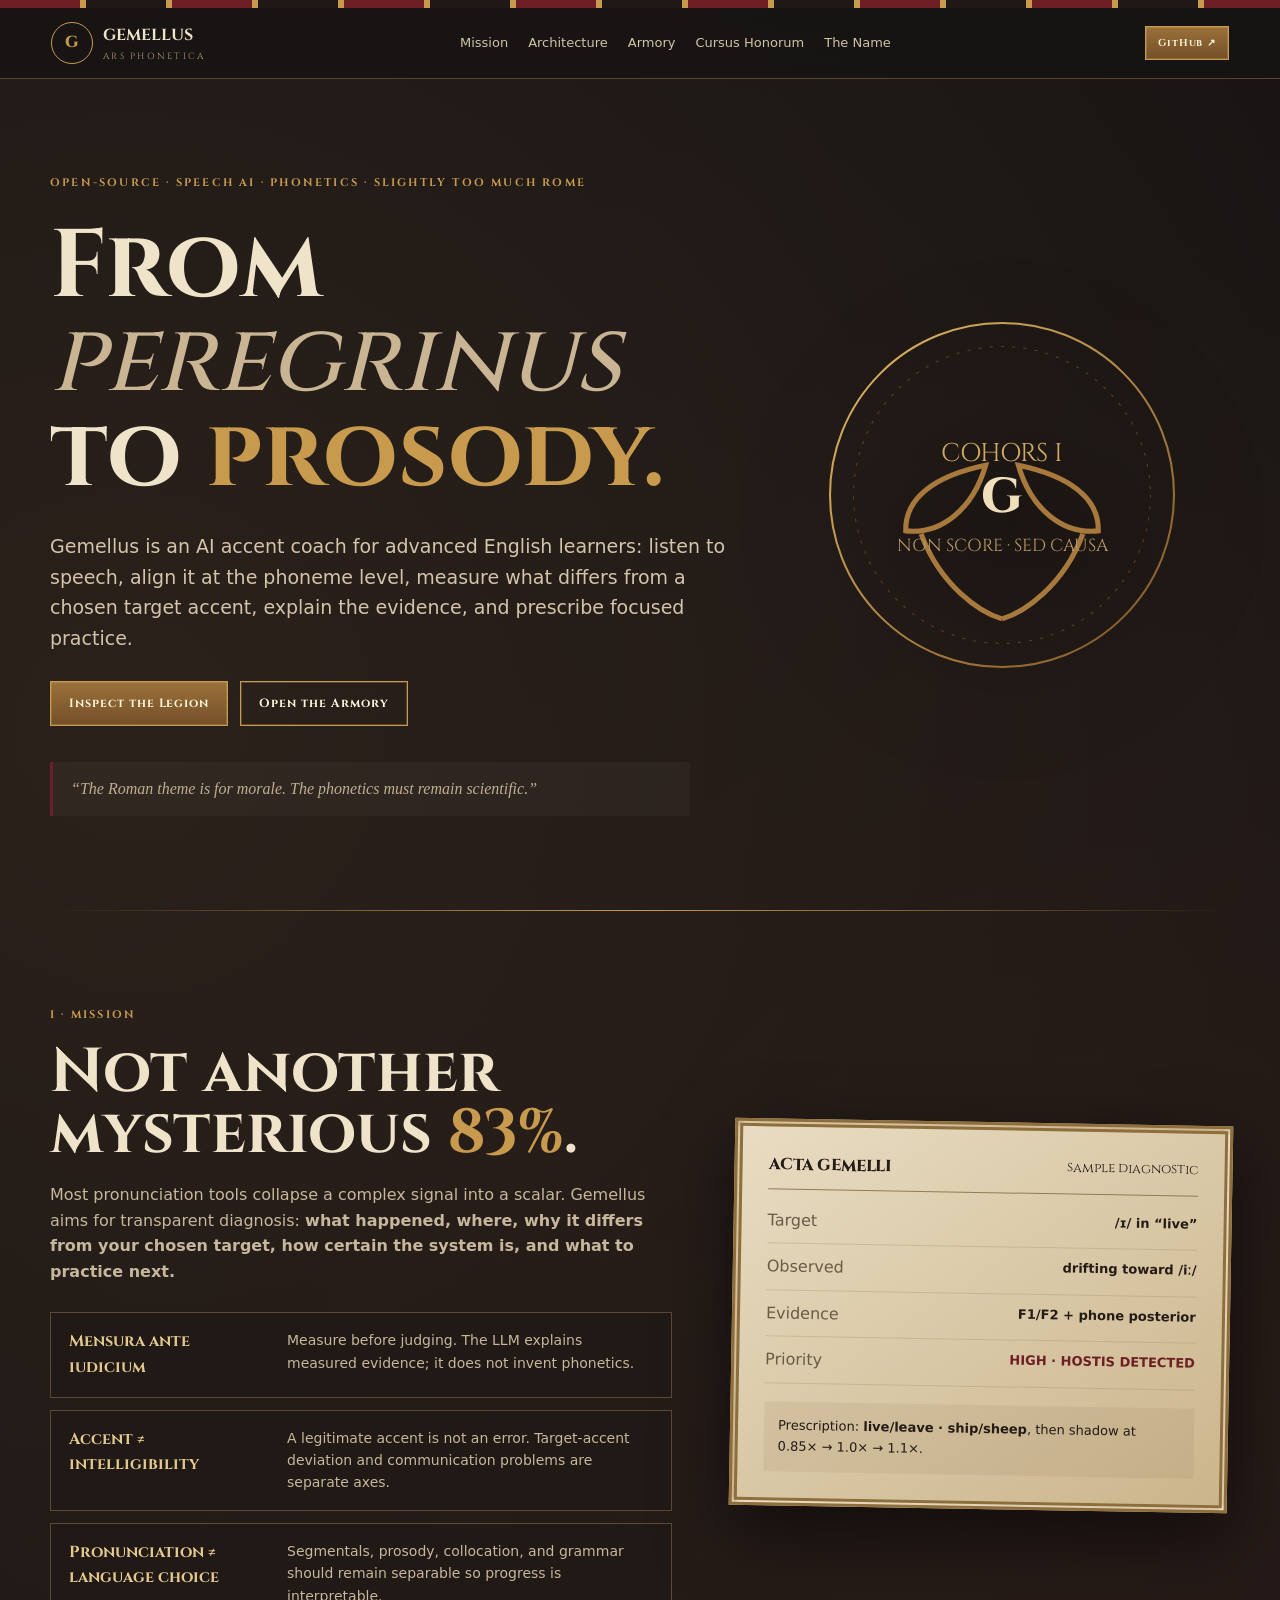
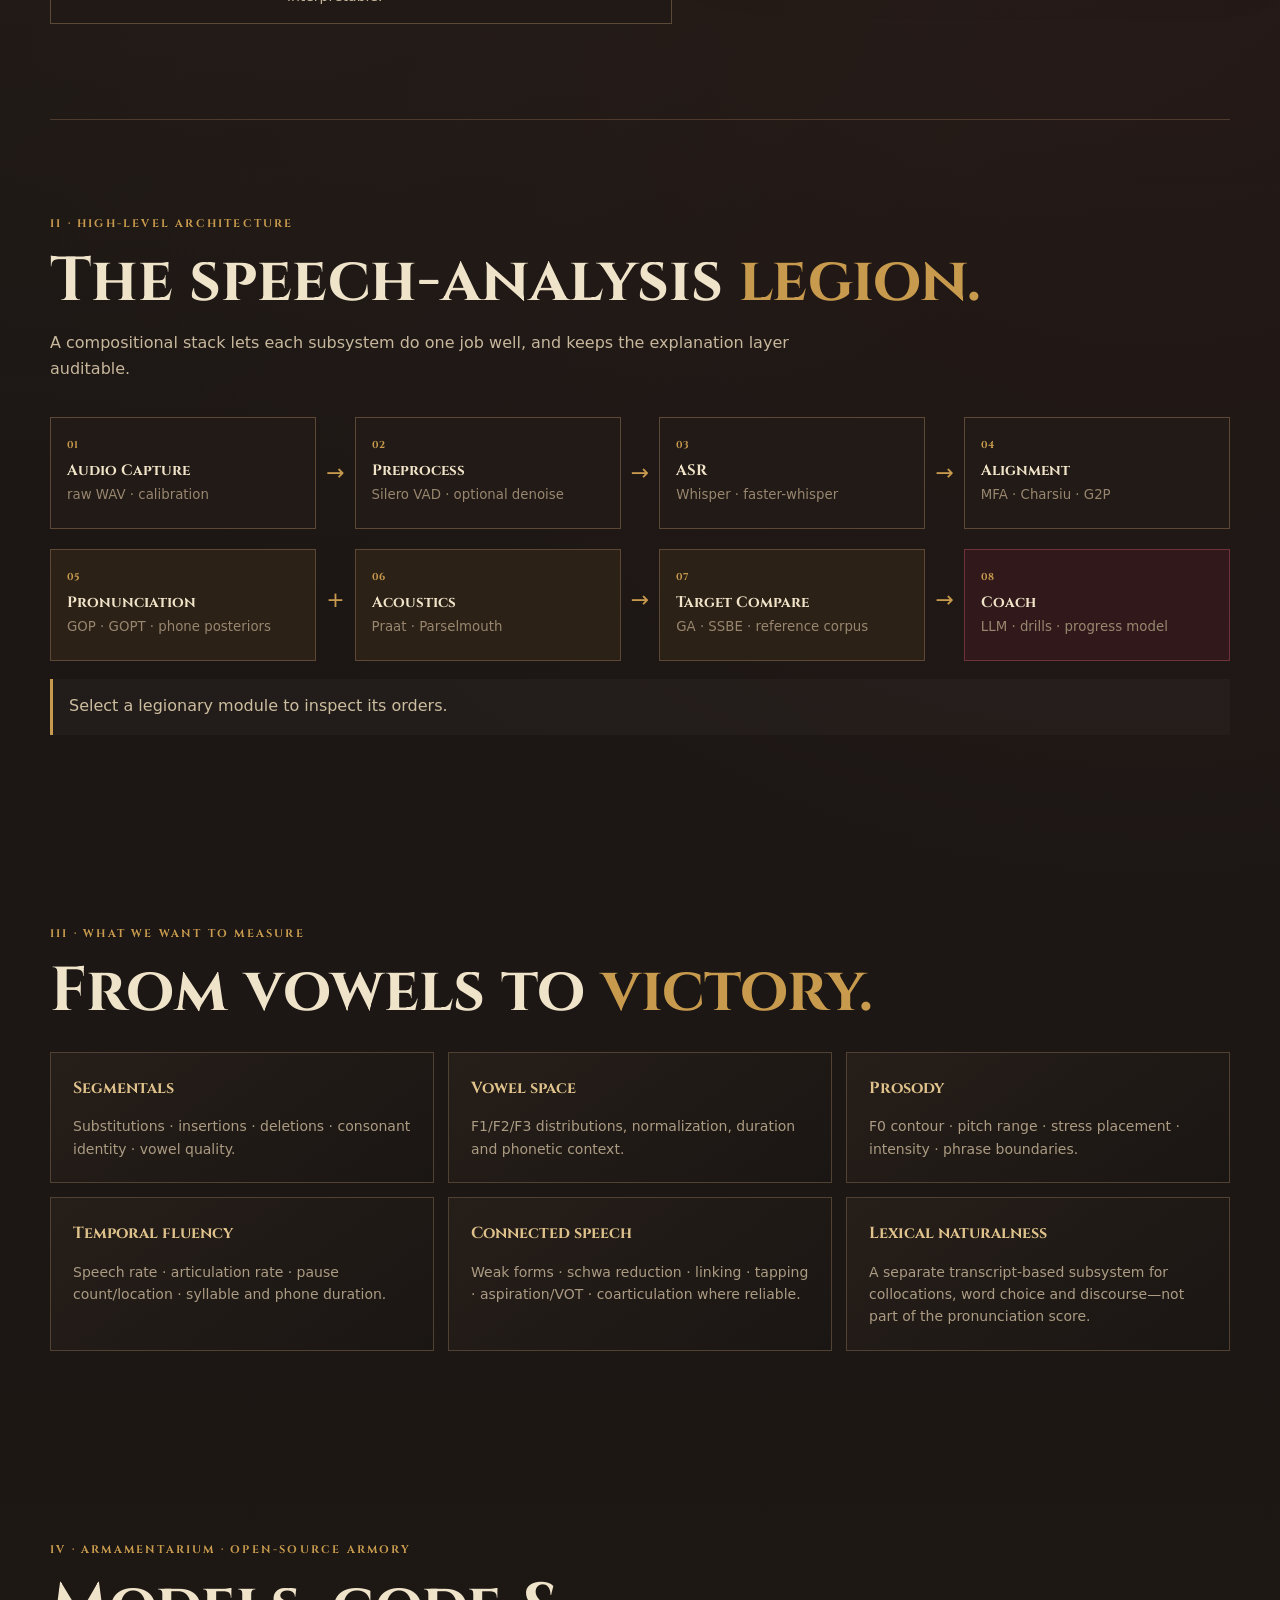
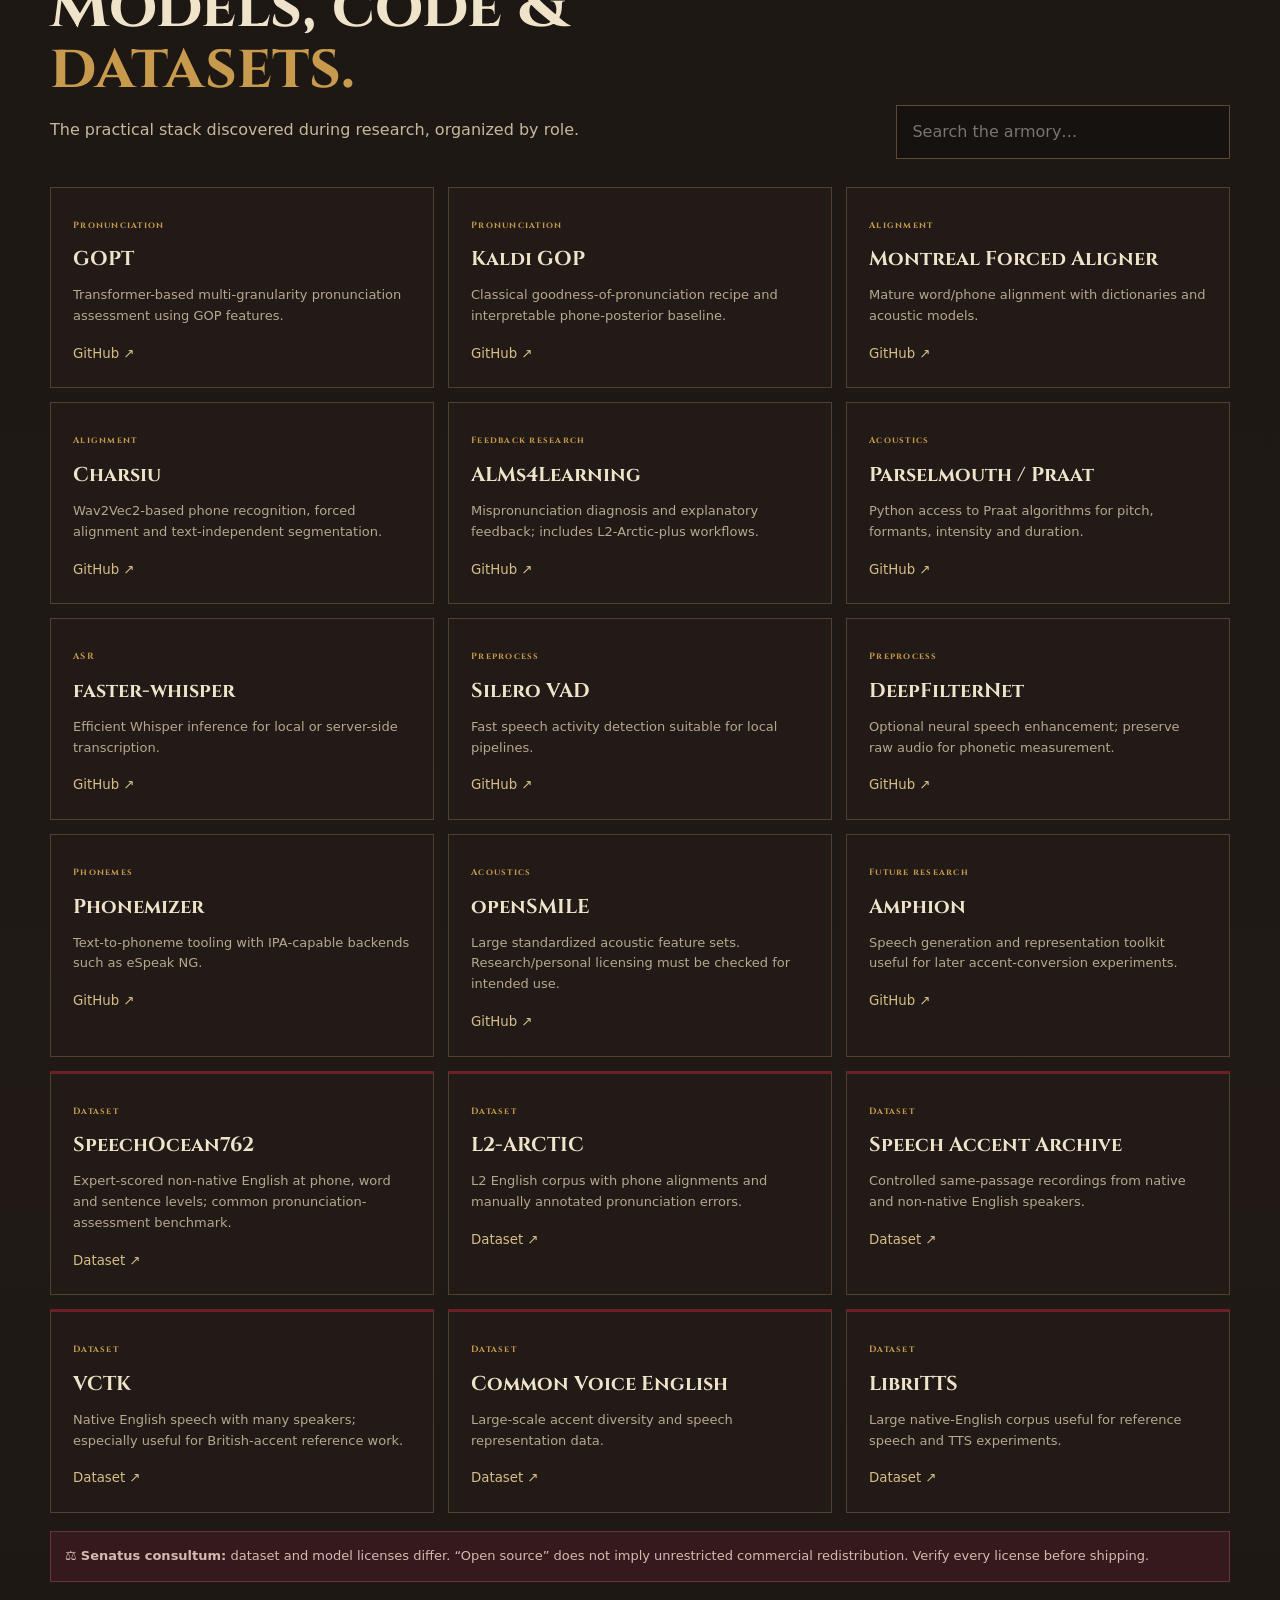
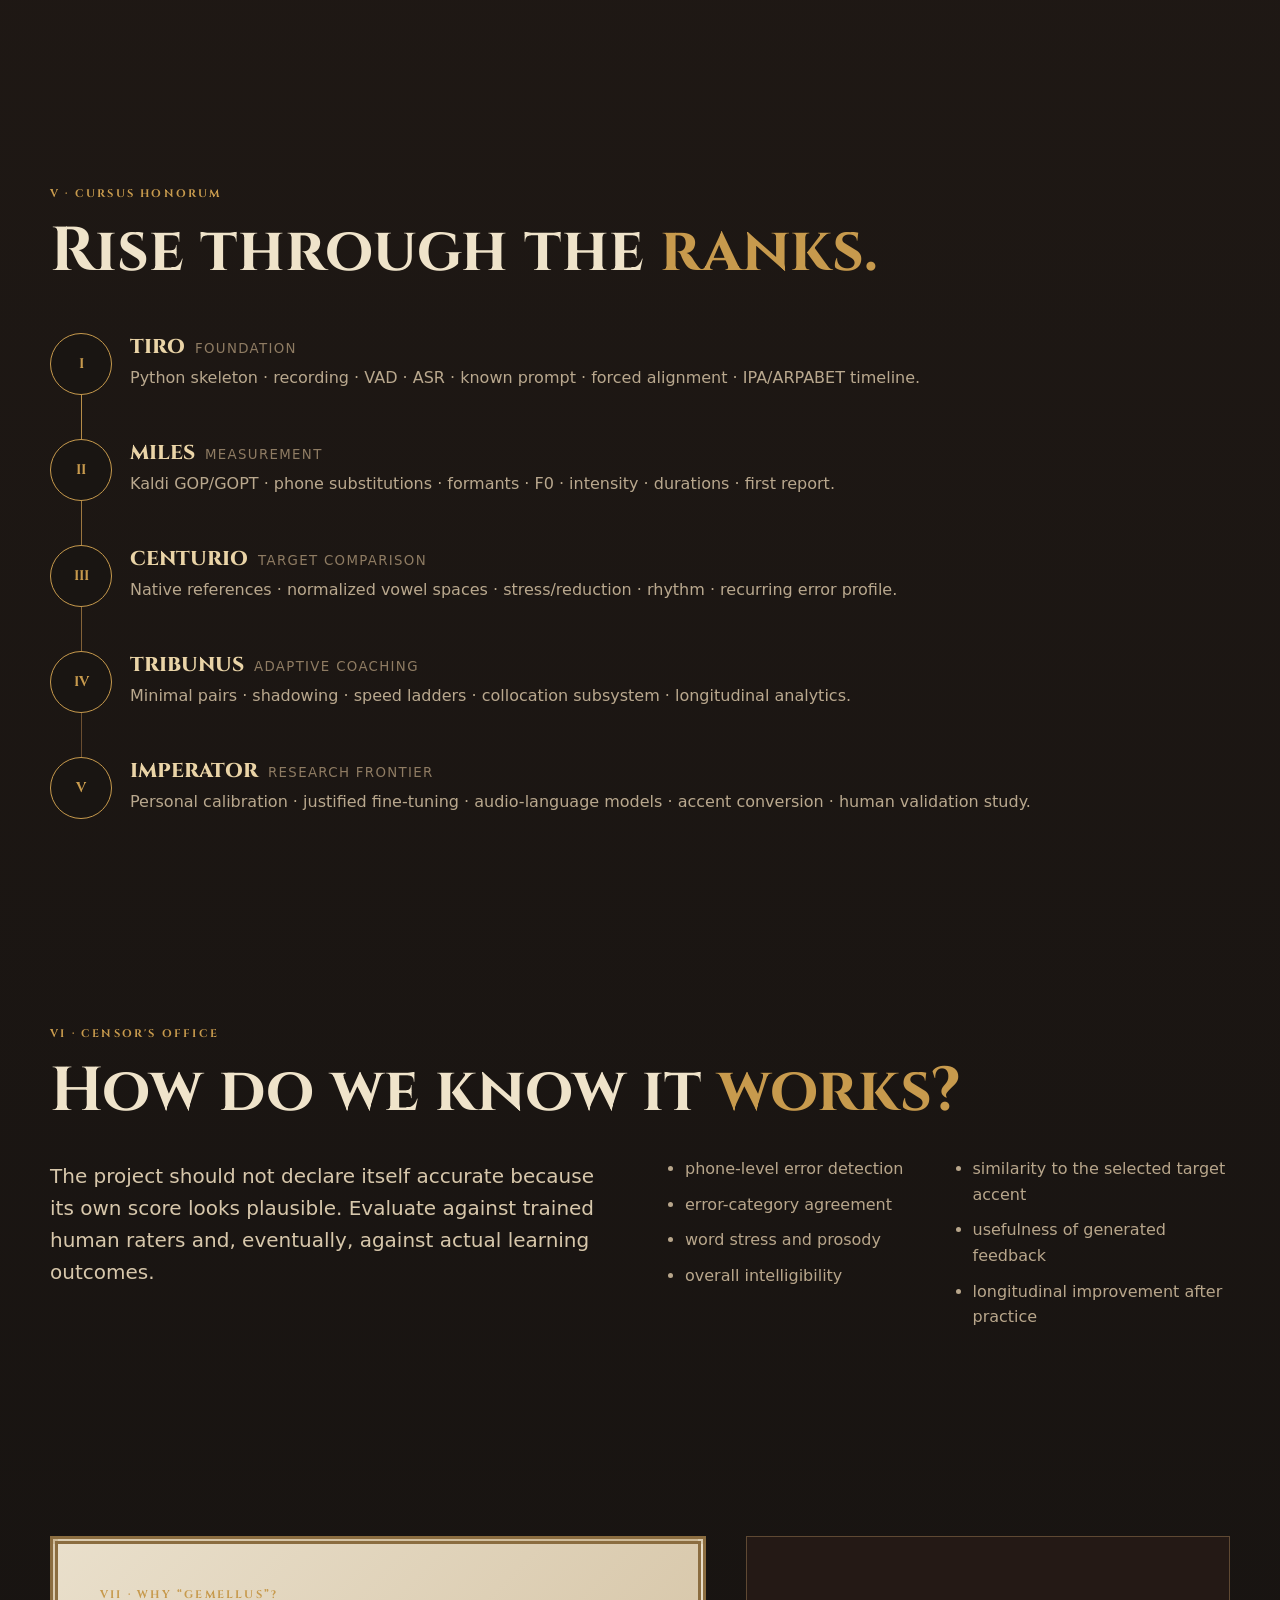
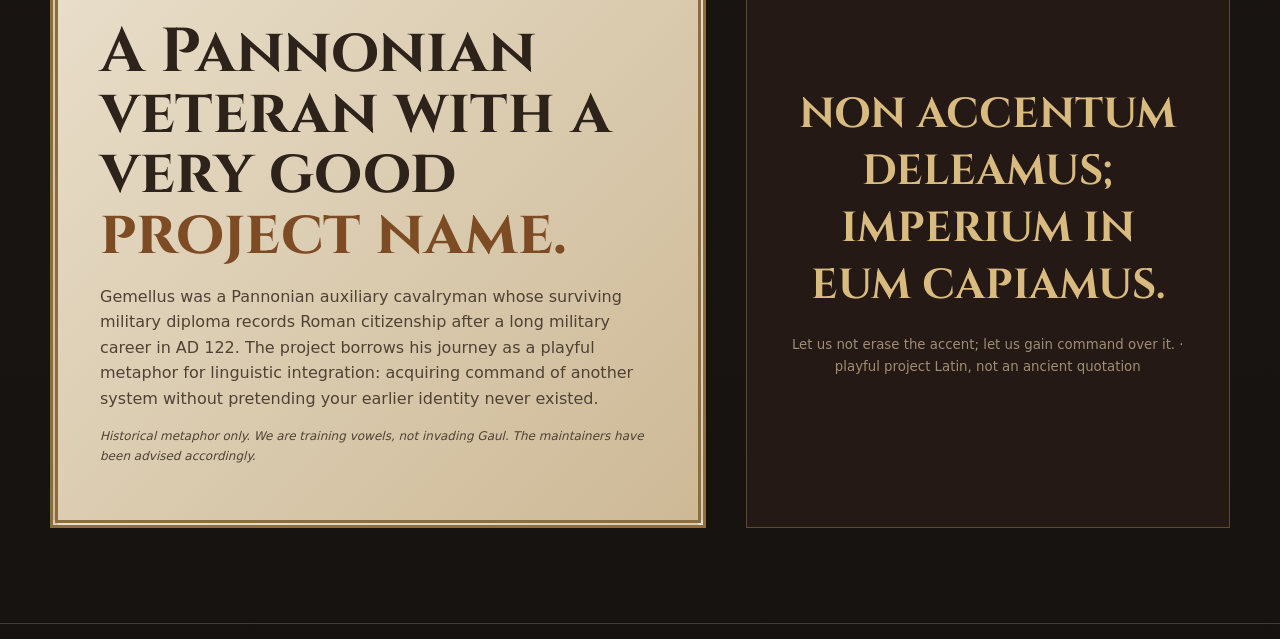
<file: index.html>
<!doctype html><html lang="en"><head><meta charset="utf-8"><meta name="viewport" content="width=device-width,initial-scale=1"><meta http-equiv="refresh" content="0; url=docs/"><title>Gemellus</title><link rel="canonical" href="docs/"></head><body><p>Redirecting to <a href="docs/">Gemellus</a>…</p></body></html>
</file>
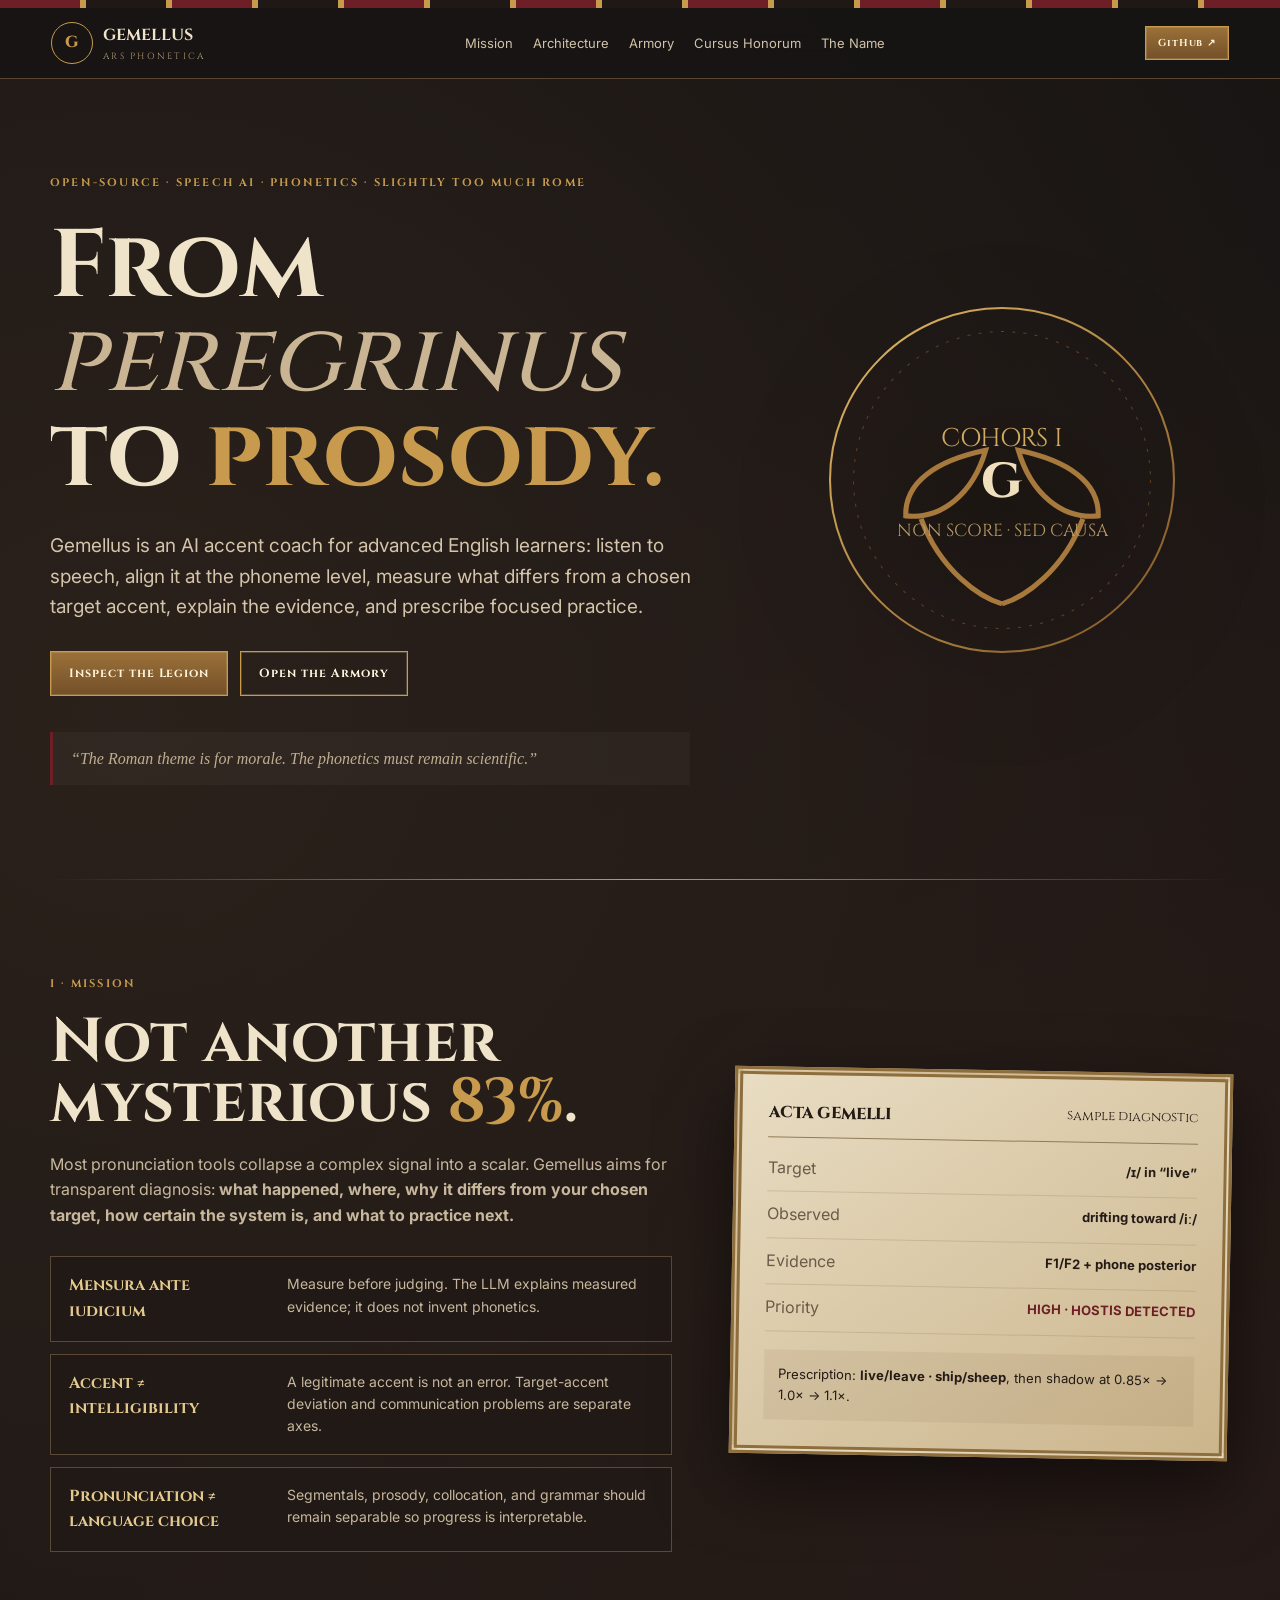
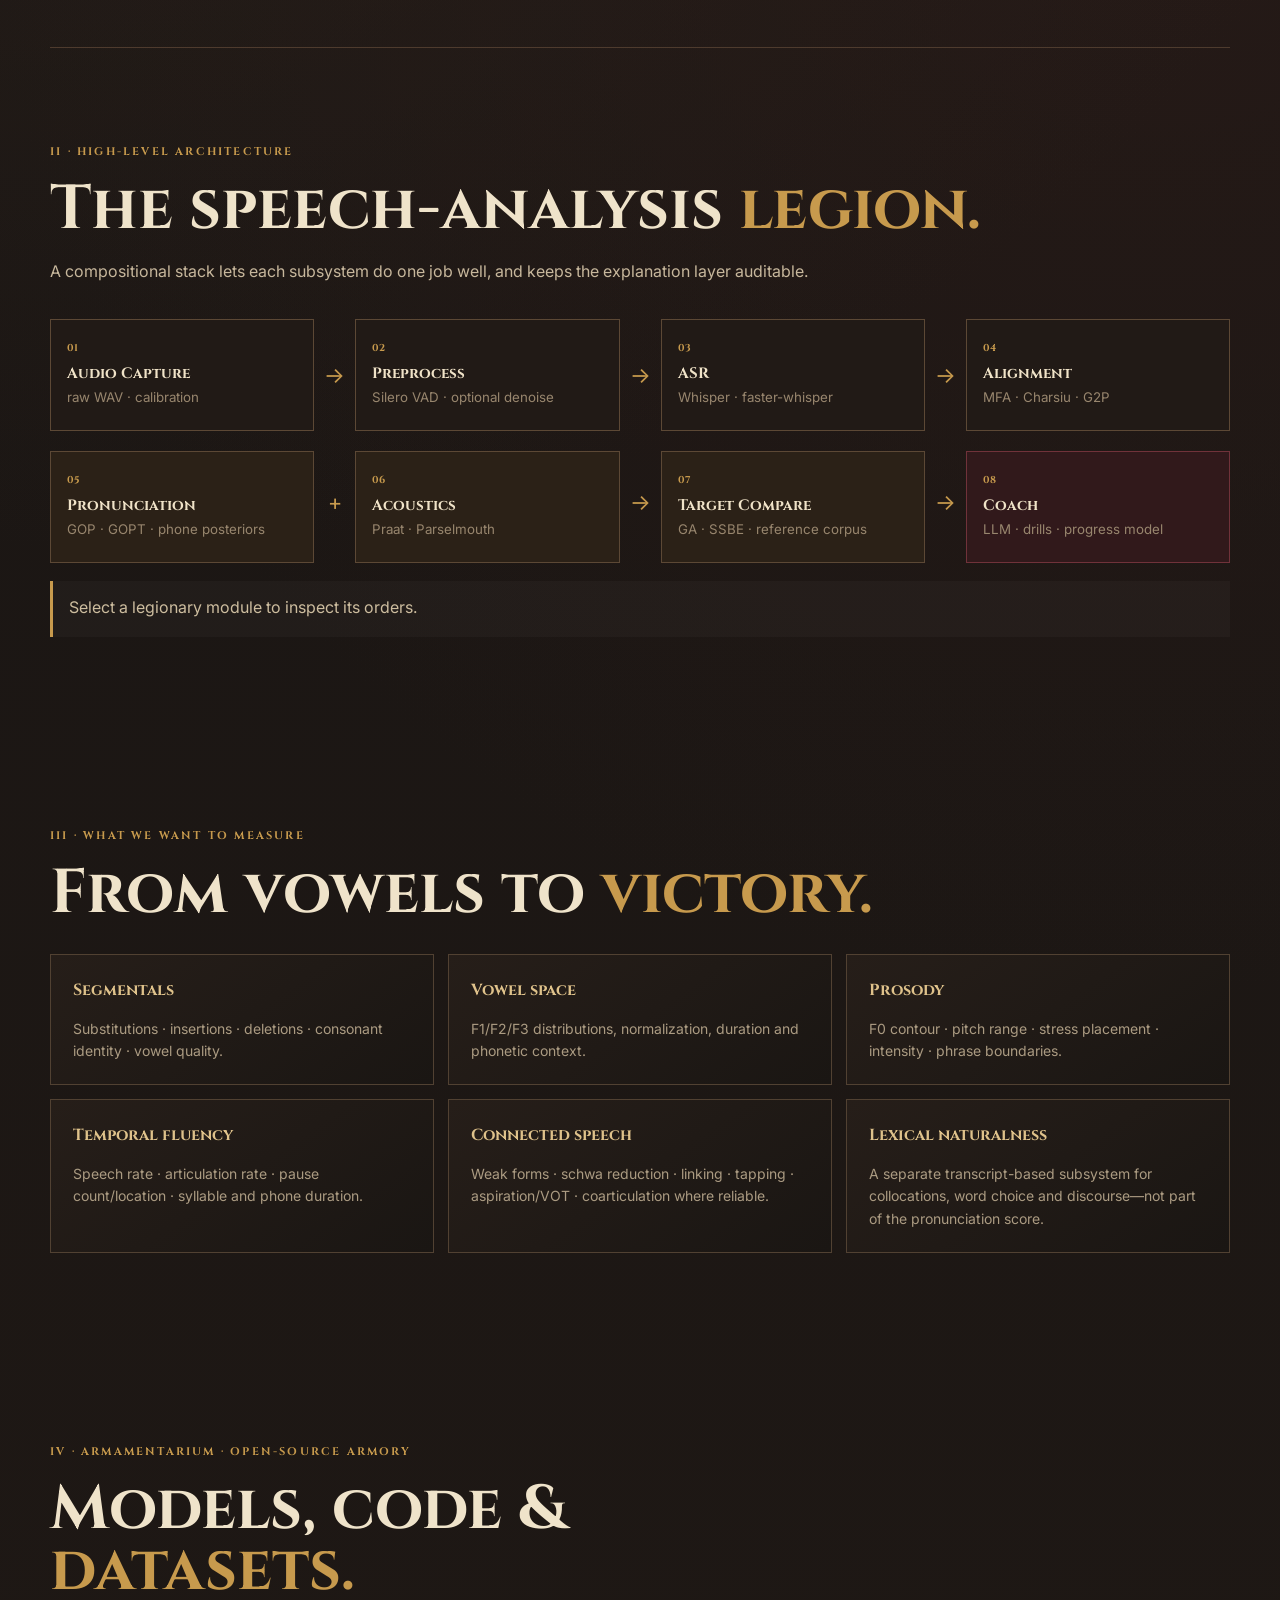
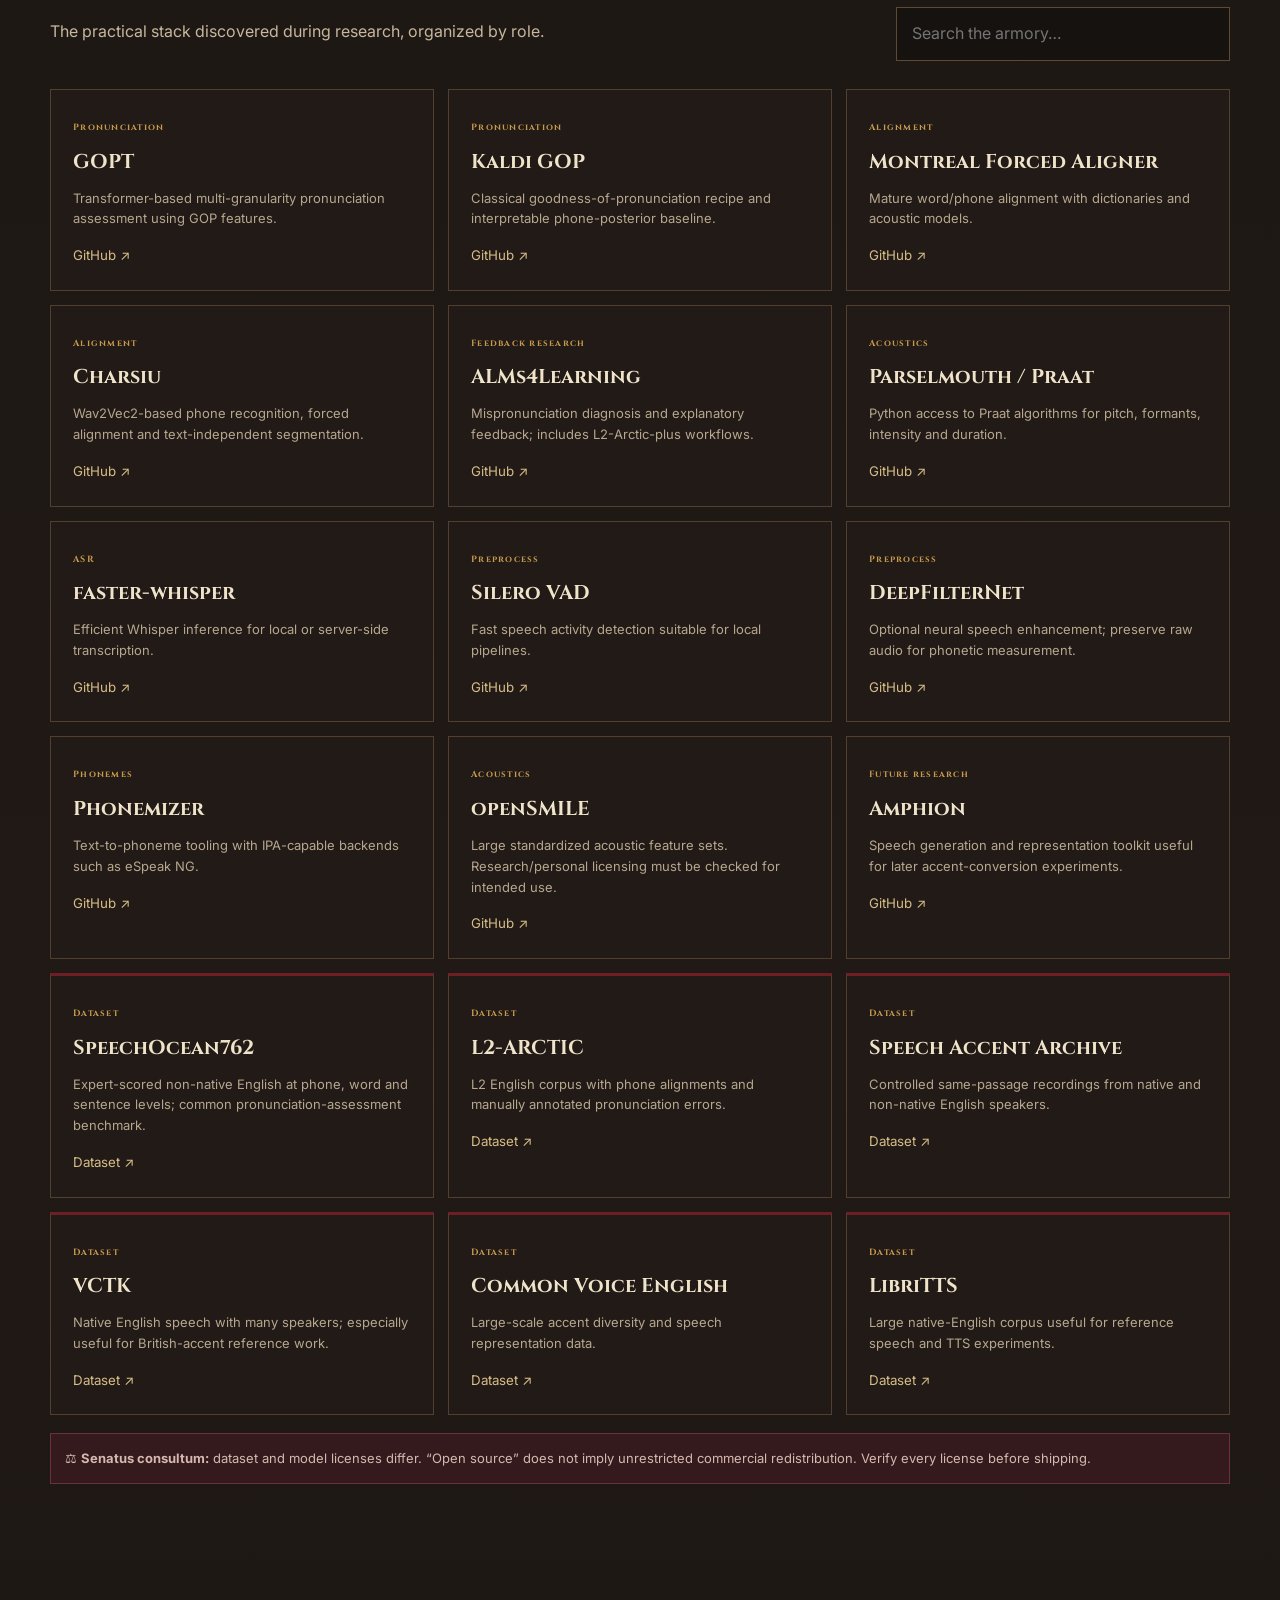
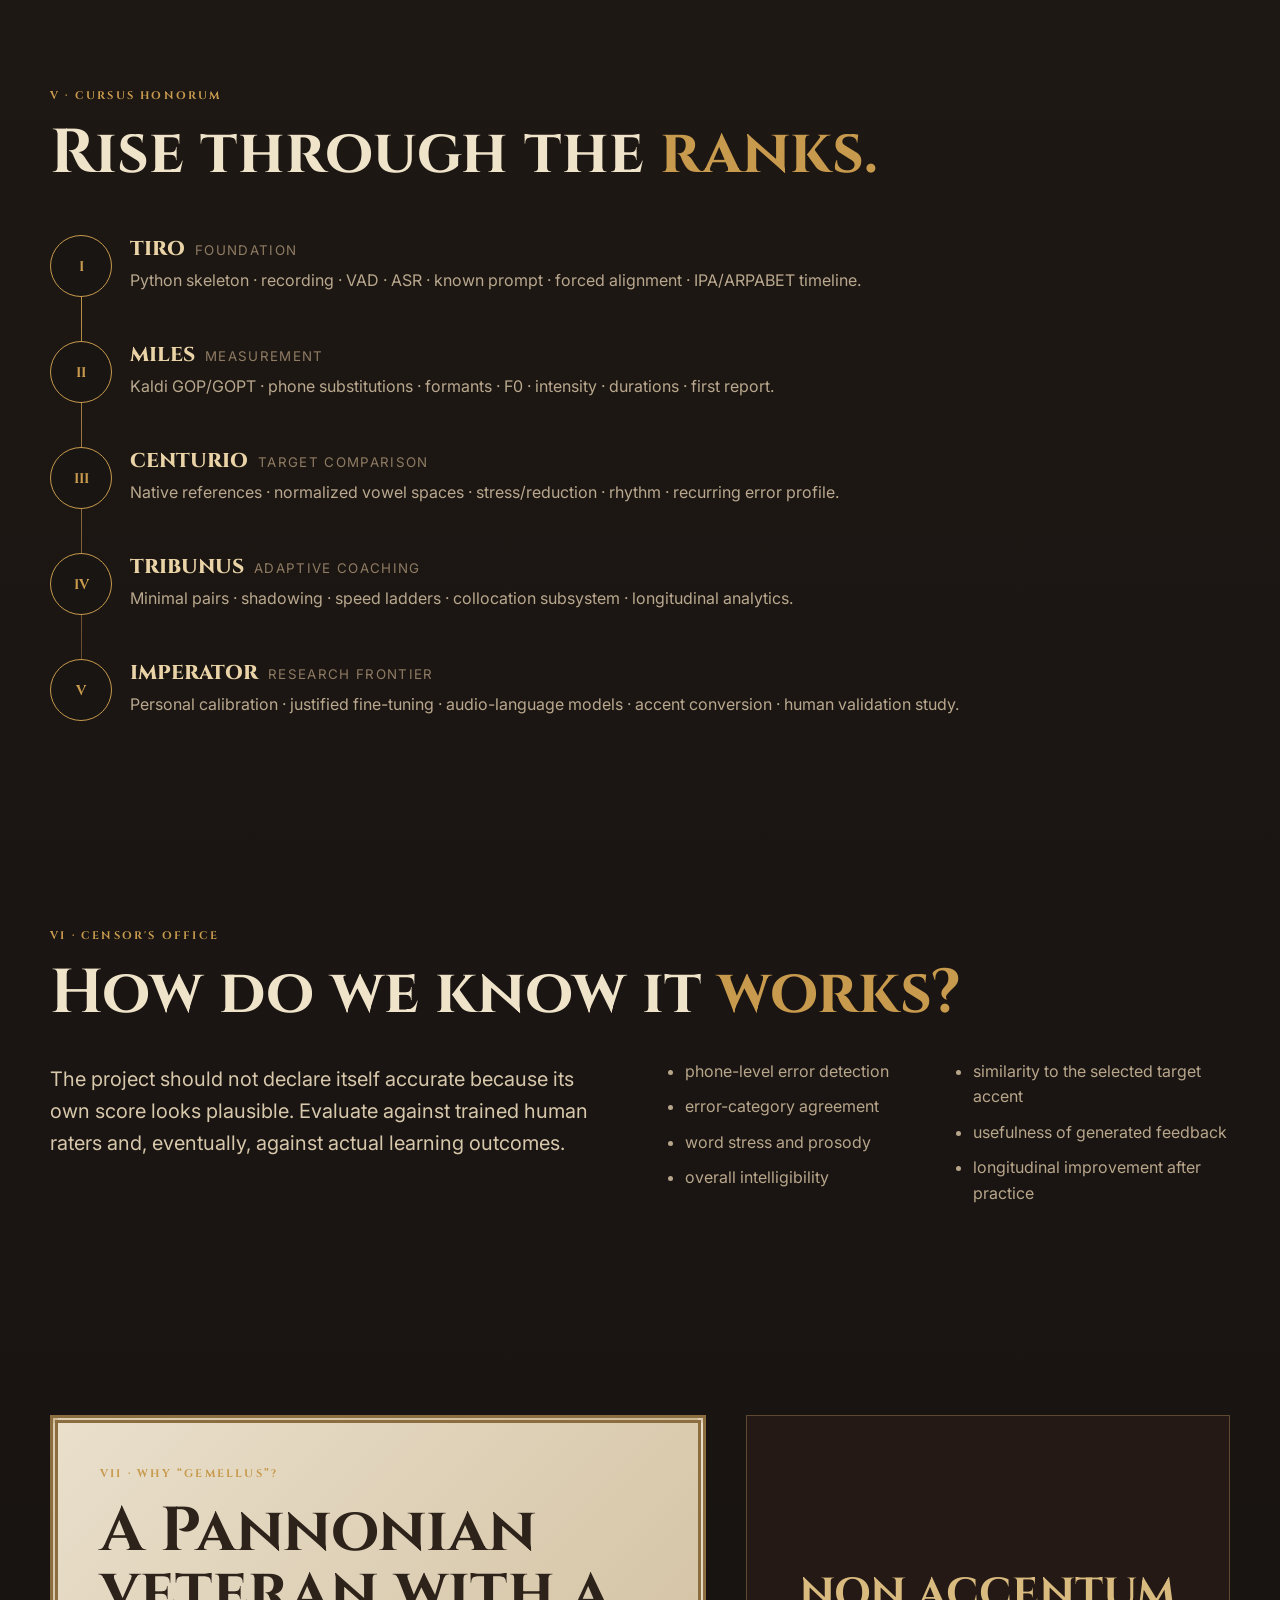
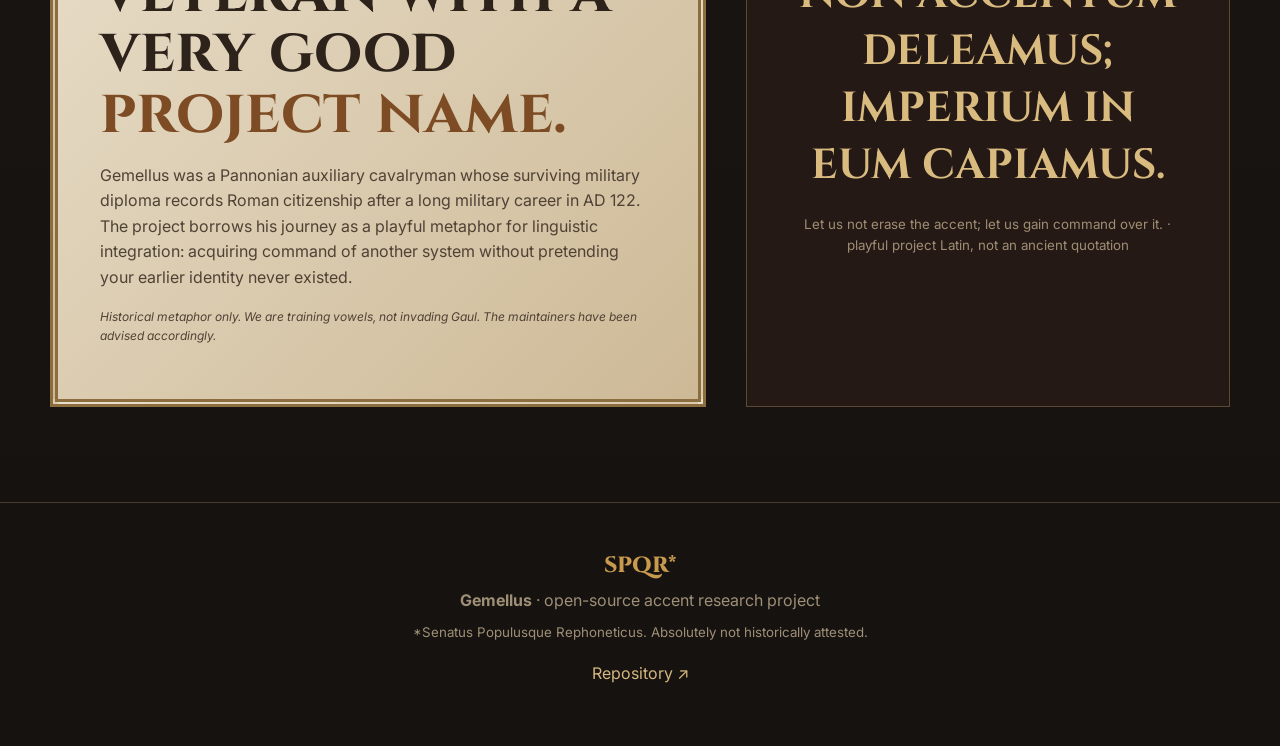
<file: docs/index.html>
<!doctype html>
<html lang="en">
<head>
  <meta charset="utf-8" />
  <meta name="viewport" content="width=device-width, initial-scale=1" />
  <meta name="description" content="Gemellus — a Roman-themed open-source AI accent and pronunciation coach for advanced English learners." />
  <title>Gemellus · From Peregrinus to Prosody</title>
  <link rel="preconnect" href="https://fonts.googleapis.com">
  <link rel="preconnect" href="https://fonts.gstatic.com" crossorigin>
  <link href="https://fonts.googleapis.com/css2?family=Cinzel:wght@500;600;700;800&family=Inter:wght@400;500;600;700&display=swap" rel="stylesheet">
  <link rel="stylesheet" href="styles.css" />
</head>
<body>
  <div class="top-rule"></div>
  <header class="site-header">
    <a class="brand" href="#top" aria-label="Gemellus home">
      <span class="brand-mark">G</span>
      <span><b>GEMELLUS</b><small>ARS PHONETICA</small></span>
    </a>
    <nav>
      <a href="#mission">Mission</a>
      <a href="#architecture">Architecture</a>
      <a href="#resources">Armory</a>
      <a href="#roadmap">Cursus Honorum</a>
      <a href="#history">The Name</a>
    </nav>
    <a class="button tiny" href="https://github.com/AliNikkhah2001/Gemellus">GitHub ↗</a>
  </header>

  <main id="top">
    <section class="hero section-shell">
      <div class="hero-copy">
        <div class="eyebrow">OPEN-SOURCE · SPEECH AI · PHONETICS · SLIGHTLY TOO MUCH ROME</div>
        <h1>From <em>peregrinus</em><br>to <span>prosody.</span></h1>
        <p class="lede">Gemellus is an AI accent coach for advanced English learners: listen to speech, align it at the phoneme level, measure what differs from a chosen target accent, explain the evidence, and prescribe focused practice.</p>
        <div class="hero-actions">
          <a class="button" href="#architecture">Inspect the Legion</a>
          <a class="button ghost" href="#resources">Open the Armory</a>
        </div>
        <div class="edict">“The Roman theme is for morale. The phonetics must remain scientific.”</div>
      </div>
      <div class="hero-emblem" aria-hidden="true">
        <svg viewBox="0 0 420 420" role="img">
          <defs>
            <linearGradient id="bronze" x1="0" y1="0" x2="1" y2="1"><stop offset="0" stop-color="#e1b966"/><stop offset="1" stop-color="#7e5325"/></linearGradient>
          </defs>
          <circle cx="210" cy="210" r="168" fill="none" stroke="url(#bronze)" stroke-width="2"/>
          <circle cx="210" cy="210" r="145" fill="none" stroke="#5f3f25" stroke-width="1" stroke-dasharray="3 8"/>
          <path d="M116 245c35 4 66-22 78-64-48 10-79 31-78 64Zm188 0c-35 4-66-22-78-64 48 10 79 31 78 64Z" fill="none" stroke="#a7793c" stroke-width="5"/>
          <path d="M131 248c19 51 58 77 79 83m79-83c-19 51-58 77-79 83" fill="none" stroke="#a7793c" stroke-width="5"/>
          <text x="210" y="177" text-anchor="middle" font-family="Cinzel" font-size="25" fill="#d1aa64">COHORS I</text>
          <text x="210" y="227" text-anchor="middle" font-family="Cinzel" font-weight="800" font-size="48" fill="#f0dfbd">G</text>
          <text x="210" y="265" text-anchor="middle" font-family="Cinzel" font-size="17" fill="#b99a67">NON SCORE · SED CAUSA</text>
        </svg>
      </div>
    </section>

    <section id="mission" class="section-shell split-section">
      <div>
        <div class="section-kicker">I · MISSION</div>
        <h2>Not another mysterious <span>83%</span>.</h2>
        <p>Most pronunciation tools collapse a complex signal into a scalar. Gemellus aims for transparent diagnosis: <strong>what happened, where, why it differs from your chosen target, how certain the system is, and what to practice next.</strong></p>
        <div class="principles">
          <article><b>Mensura ante iudicium</b><span>Measure before judging. The LLM explains measured evidence; it does not invent phonetics.</span></article>
          <article><b>Accent ≠ intelligibility</b><span>A legitimate accent is not an error. Target-accent deviation and communication problems are separate axes.</span></article>
          <article><b>Pronunciation ≠ language choice</b><span>Segmentals, prosody, collocation, and grammar should remain separable so progress is interpretable.</span></article>
        </div>
      </div>
      <div class="diagnostic-card">
        <div class="tablet-head"><span>ACTA GEMELLI</span><small>sample diagnostic</small></div>
        <div class="metric"><span>Target</span><strong>/ɪ/ in “live”</strong></div>
        <div class="metric"><span>Observed</span><strong>drifting toward /iː/</strong></div>
        <div class="metric"><span>Evidence</span><strong>F1/F2 + phone posterior</strong></div>
        <div class="metric"><span>Priority</span><strong class="bad">HIGH · HOSTIS DETECTED</strong></div>
        <div class="tablet-note">Prescription: <b>live/leave · ship/sheep</b>, then shadow at 0.85× → 1.0× → 1.1×.</div>
      </div>
    </section>

    <section id="architecture" class="architecture section-shell">
      <div class="section-kicker">II · HIGH-LEVEL ARCHITECTURE</div>
      <h2>The speech-analysis <span>legion.</span></h2>
      <p class="section-intro">A compositional stack lets each subsystem do one job well, and keeps the explanation layer auditable.</p>

      <div class="arch-grid">
        <button class="arch-node" data-detail="Capture raw microphone/file audio. Preserve the raw signal: aggressive enhancement can distort formants and other fine acoustic evidence."><i>01</i><b>Audio Capture</b><small>raw WAV · calibration</small></button>
        <div class="arrow">→</div>
        <button class="arch-node" data-detail="Trim non-speech and optionally reduce noise. Silero VAD is the default candidate; enhancement should be conservative and optional."><i>02</i><b>Preprocess</b><small>Silero VAD · optional denoise</small></button>
        <div class="arrow">→</div>
        <button class="arch-node" data-detail="Transcribe spontaneous speech with Whisper/faster-whisper. For read-aloud exercises, the prompt text remains the canonical text."><i>03</i><b>ASR</b><small>Whisper · faster-whisper</small></button>
        <div class="arrow">→</div>
        <button class="arch-node" data-detail="Generate canonical phonemes and align words/phones to exact time spans. Candidates: MFA, Charsiu, CMUdict, Phonemizer."><i>04</i><b>Alignment</b><small>MFA · Charsiu · G2P</small></button>
        <button class="arch-node gold" data-detail="Estimate phone-level pronunciation quality and substitutions. Candidates: Kaldi GOP, GOPT, Wav2Vec2 phoneme recognition."><i>05</i><b>Pronunciation</b><small>GOP · GOPT · phone posteriors</small></button>
        <div class="arrow">+</div>
        <button class="arch-node gold" data-detail="Extract interpretable phonetic features: F0, F1/F2/F3, intensity, durations, timing, rhythm, pauses and eventually VOT/linking features."><i>06</i><b>Acoustics</b><small>Praat · Parselmouth</small></button>
        <div class="arrow">→</div>
        <button class="arch-node gold" data-detail="Compare the learner against distributions or references for an explicitly chosen accent. Do not confuse personal voice characteristics with accent deviations."><i>07</i><b>Target Compare</b><small>GA · SSBE · reference corpus</small></button>
        <div class="arrow">→</div>
        <button class="arch-node red" data-detail="The coaching model receives structured evidence, prioritizes recurring issues, explains articulation, and generates minimal-pair, shadowing and connected-speech drills."><i>08</i><b>Coach</b><small>LLM · drills · progress model</small></button>
      </div>
      <div id="arch-detail" class="arch-detail">Select a legionary module to inspect its orders.</div>
    </section>

    <section class="section-shell measurements">
      <div class="section-kicker">III · WHAT WE WANT TO MEASURE</div>
      <h2>From vowels to <span>victory.</span></h2>
      <div class="measure-grid">
        <article><b>Segmentals</b><p>Substitutions · insertions · deletions · consonant identity · vowel quality.</p></article>
        <article><b>Vowel space</b><p>F1/F2/F3 distributions, normalization, duration and phonetic context.</p></article>
        <article><b>Prosody</b><p>F0 contour · pitch range · stress placement · intensity · phrase boundaries.</p></article>
        <article><b>Temporal fluency</b><p>Speech rate · articulation rate · pause count/location · syllable and phone duration.</p></article>
        <article><b>Connected speech</b><p>Weak forms · schwa reduction · linking · tapping · aspiration/VOT · coarticulation where reliable.</p></article>
        <article><b>Lexical naturalness</b><p>A separate transcript-based subsystem for collocations, word choice and discourse—not part of the pronunciation score.</p></article>
      </div>
    </section>

    <section id="resources" class="section-shell resources">
      <div class="section-kicker">IV · ARMAMENTARIUM · OPEN-SOURCE ARMORY</div>
      <div class="resource-heading">
        <div><h2>Models, code & <span>datasets.</span></h2><p class="section-intro">The practical stack discovered during research, organized by role.</p></div>
        <input id="resource-search" type="search" placeholder="Search the armory…" aria-label="Search resources" />
      </div>
      <div id="resource-grid" class="resource-grid">
        <a class="resource-card" data-tags="scoring pronunciation gop model" href="https://github.com/YuanGongND/gopt"><span>Pronunciation</span><b>GOPT</b><p>Transformer-based multi-granularity pronunciation assessment using GOP features.</p><small>GitHub ↗</small></a>
        <a class="resource-card" data-tags="scoring pronunciation kaldi gop" href="https://github.com/kaldi-asr/kaldi/tree/master/egs/gop_speechocean762"><span>Pronunciation</span><b>Kaldi GOP</b><p>Classical goodness-of-pronunciation recipe and interpretable phone-posterior baseline.</p><small>GitHub ↗</small></a>
        <a class="resource-card" data-tags="alignment forced aligner mfa" href="https://github.com/MontrealCorpusTools/Montreal-Forced-Aligner"><span>Alignment</span><b>Montreal Forced Aligner</b><p>Mature word/phone alignment with dictionaries and acoustic models.</p><small>GitHub ↗</small></a>
        <a class="resource-card" data-tags="alignment phoneme wav2vec2 charsiu" href="https://github.com/lingjzhu/charsiu"><span>Alignment</span><b>Charsiu</b><p>Wav2Vec2-based phone recognition, forced alignment and text-independent segmentation.</p><small>GitHub ↗</small></a>
        <a class="resource-card" data-tags="feedback alm audio llm l2 arctic" href="https://github.com/zoeyada/ALMs4Learning"><span>Feedback research</span><b>ALMs4Learning</b><p>Mispronunciation diagnosis and explanatory feedback; includes L2-Arctic-plus workflows.</p><small>GitHub ↗</small></a>
        <a class="resource-card" data-tags="acoustic praat formant prosody python" href="https://github.com/YannickJadoul/Parselmouth"><span>Acoustics</span><b>Parselmouth / Praat</b><p>Python access to Praat algorithms for pitch, formants, intensity and duration.</p><small>GitHub ↗</small></a>
        <a class="resource-card" data-tags="asr whisper local transcription" href="https://github.com/SYSTRAN/faster-whisper"><span>ASR</span><b>faster-whisper</b><p>Efficient Whisper inference for local or server-side transcription.</p><small>GitHub ↗</small></a>
        <a class="resource-card" data-tags="vad speech silero" href="https://github.com/snakers4/silero-vad"><span>Preprocess</span><b>Silero VAD</b><p>Fast speech activity detection suitable for local pipelines.</p><small>GitHub ↗</small></a>
        <a class="resource-card" data-tags="denoise enhancement deepfilternet" href="https://github.com/Rikorose/DeepFilterNet"><span>Preprocess</span><b>DeepFilterNet</b><p>Optional neural speech enhancement; preserve raw audio for phonetic measurement.</p><small>GitHub ↗</small></a>
        <a class="resource-card" data-tags="phoneme g2p ipa phonemizer" href="https://github.com/bootphon/phonemizer"><span>Phonemes</span><b>Phonemizer</b><p>Text-to-phoneme tooling with IPA-capable backends such as eSpeak NG.</p><small>GitHub ↗</small></a>
        <a class="resource-card" data-tags="features prosody opensmile" href="https://github.com/audeering/opensmile"><span>Acoustics</span><b>openSMILE</b><p>Large standardized acoustic feature sets. Research/personal licensing must be checked for intended use.</p><small>GitHub ↗</small></a>
        <a class="resource-card" data-tags="accent conversion research amphion" href="https://github.com/open-mmlab/Amphion"><span>Future research</span><b>Amphion</b><p>Speech generation and representation toolkit useful for later accent-conversion experiments.</p><small>GitHub ↗</small></a>

        <a class="resource-card dataset" data-tags="dataset pronunciation speechocean scoring" href="https://github.com/jimbozhang/speechocean762"><span>Dataset</span><b>SpeechOcean762</b><p>Expert-scored non-native English at phone, word and sentence levels; common pronunciation-assessment benchmark.</p><small>Dataset ↗</small></a>
        <a class="resource-card dataset" data-tags="dataset l2 arctic mispronunciation learner" href="https://psi.engr.tamu.edu/l2-arctic-corpus/"><span>Dataset</span><b>L2-ARCTIC</b><p>L2 English corpus with phone alignments and manually annotated pronunciation errors.</p><small>Dataset ↗</small></a>
        <a class="resource-card dataset" data-tags="dataset accent archive native nonnative" href="https://accent.gmu.edu/"><span>Dataset</span><b>Speech Accent Archive</b><p>Controlled same-passage recordings from native and non-native English speakers.</p><small>Dataset ↗</small></a>
        <a class="resource-card dataset" data-tags="dataset vctk native british uk" href="https://datashare.ed.ac.uk/handle/10283/3443"><span>Dataset</span><b>VCTK</b><p>Native English speech with many speakers; especially useful for British-accent reference work.</p><small>Dataset ↗</small></a>
        <a class="resource-card dataset" data-tags="dataset common voice accent diversity" href="https://commonvoice.mozilla.org/en/datasets"><span>Dataset</span><b>Common Voice English</b><p>Large-scale accent diversity and speech representation data.</p><small>Dataset ↗</small></a>
        <a class="resource-card dataset" data-tags="dataset libritts native tts" href="https://www.openslr.org/60/"><span>Dataset</span><b>LibriTTS</b><p>Large native-English corpus useful for reference speech and TTS experiments.</p><small>Dataset ↗</small></a>
      </div>
      <p class="license-note">⚖️ <b>Senatus consultum:</b> dataset and model licenses differ. “Open source” does not imply unrestricted commercial redistribution. Verify every license before shipping.</p>
    </section>

    <section id="roadmap" class="section-shell roadmap">
      <div class="section-kicker">V · CURSUS HONORUM</div>
      <h2>Rise through the <span>ranks.</span></h2>
      <div class="rank-line">
        <article><i>I</i><div><b>TIRO</b><small>foundation</small><p>Python skeleton · recording · VAD · ASR · known prompt · forced alignment · IPA/ARPABET timeline.</p></div></article>
        <article><i>II</i><div><b>MILES</b><small>measurement</small><p>Kaldi GOP/GOPT · phone substitutions · formants · F0 · intensity · durations · first report.</p></div></article>
        <article><i>III</i><div><b>CENTURIO</b><small>target comparison</small><p>Native references · normalized vowel spaces · stress/reduction · rhythm · recurring error profile.</p></div></article>
        <article><i>IV</i><div><b>TRIBUNUS</b><small>adaptive coaching</small><p>Minimal pairs · shadowing · speed ladders · collocation subsystem · longitudinal analytics.</p></div></article>
        <article><i>V</i><div><b>IMPERATOR</b><small>research frontier</small><p>Personal calibration · justified fine-tuning · audio-language models · accent conversion · human validation study.</p></div></article>
      </div>
    </section>

    <section class="section-shell evaluation">
      <div class="section-kicker">VI · CENSOR'S OFFICE</div>
      <h2>How do we know it <span>works?</span></h2>
      <div class="eval-layout">
        <p>The project should not declare itself accurate because its own score looks plausible. Evaluate against trained human raters and, eventually, against actual learning outcomes.</p>
        <ul>
          <li>phone-level error detection</li><li>error-category agreement</li><li>word stress and prosody</li><li>overall intelligibility</li><li>similarity to the selected target accent</li><li>usefulness of generated feedback</li><li>longitudinal improvement after practice</li>
        </ul>
      </div>
    </section>

    <section id="history" class="section-shell history">
      <div class="history-panel">
        <div class="section-kicker">VII · WHY “GEMELLUS”?</div>
        <h2>A Pannonian veteran with a very good <span>project name.</span></h2>
        <p>Gemellus was a Pannonian auxiliary cavalryman whose surviving military diploma records Roman citizenship after a long military career in AD 122. The project borrows his journey as a playful metaphor for linguistic integration: acquiring command of another system without pretending your earlier identity never existed.</p>
        <p class="smallprint">Historical metaphor only. We are training vowels, not invading Gaul. The maintainers have been advised accordingly.</p>
      </div>
      <blockquote><span>NON ACCENTUM DELEAMUS;<br>IMPERIUM IN EUM CAPIAMUS.</span><small>Let us not erase the accent; let us gain command over it. · playful project Latin, not an ancient quotation</small></blockquote>
    </section>
  </main>

  <footer>
    <div class="footer-eagle">SPQR*</div>
    <p><b>Gemellus</b> · open-source accent research project</p>
    <small>*Senatus Populusque Rephoneticus. Absolutely not historically attested.</small>
    <a href="https://github.com/AliNikkhah2001/Gemellus">Repository ↗</a>
  </footer>

  <script src="script.js"></script>
</body>
</html>
</file>
<file: docs/styles.css>
:root{
  --ink:#241b16;--paper:#eadfc7;--paper2:#d9c7a3;--marble:#f4efe4;--wine:#6d1f25;--wine2:#401217;--bronze:#9a6b34;--gold:#c79a4d;--night:#171413;--line:#8c7659;--muted:#756858;
}
*{box-sizing:border-box}html{scroll-behavior:smooth}body{margin:0;background:#171413;color:#efe3ca;font-family:Inter,system-ui,sans-serif;line-height:1.6;background-image:radial-gradient(circle at 10% 10%,#2b211b 0,transparent 22%),radial-gradient(circle at 90% 20%,#261a17 0,transparent 20%),linear-gradient(180deg,#171413,#201915 60%,#151210)}
a{color:inherit;text-decoration:none}button,input{font:inherit}.top-rule{height:8px;background:repeating-linear-gradient(90deg,var(--wine) 0 80px,var(--gold) 80px 86px,#1f1814 86px 166px,var(--gold) 166px 172px)}
.site-header{position:sticky;top:0;z-index:20;display:flex;align-items:center;justify-content:space-between;gap:24px;padding:14px clamp(20px,4vw,64px);background:rgba(23,20,19,.9);backdrop-filter:blur(15px);border-bottom:1px solid #594532}.brand{display:flex;align-items:center;gap:10px}.brand-mark{width:42px;height:42px;border:1px solid var(--gold);border-radius:50%;display:grid;place-items:center;font-family:Cinzel;font-weight:800;color:var(--gold)}.brand b,.brand small{display:block;font-family:Cinzel}.brand small{font-size:9px;letter-spacing:.25em;color:#b29d7d}.site-header nav{display:flex;gap:20px;font-size:13px;color:#d1c3a8}.site-header nav a:hover{color:#fff}.button{display:inline-flex;align-items:center;justify-content:center;border:1px solid var(--gold);background:linear-gradient(180deg,#9b7139,#745029);padding:12px 18px;font-family:Cinzel;font-weight:700;font-size:12px;letter-spacing:.08em;color:#fff4dc;box-shadow:inset 0 0 0 1px #d7b56c44}.button:hover{filter:brightness(1.12)}.button.ghost{background:transparent}.button.tiny{padding:8px 12px;font-size:10px}
.section-shell{width:min(1180px,calc(100% - 40px));margin:0 auto;padding:95px 0}.hero{min-height:760px;display:grid;grid-template-columns:1.2fr .8fr;align-items:center;gap:40px;position:relative}.hero:after{content:"";position:absolute;left:0;right:0;bottom:0;height:1px;background:linear-gradient(90deg,transparent,var(--gold),transparent)}.eyebrow,.section-kicker{font-family:Cinzel;font-size:11px;letter-spacing:.2em;color:var(--gold);font-weight:700}.hero h1,.section-shell h2{font-family:Cinzel;line-height:.98;margin:.3em 0;font-weight:700}.hero h1{font-size:clamp(52px,8vw,96px)}.hero h1 em{font-weight:500;color:#c9b593}.hero h1 span,.section-shell h2 span{color:var(--gold)}.lede{font-size:19px;max-width:720px;color:#d4c4aa}.hero-actions{display:flex;gap:12px;margin:28px 0}.edict{margin-top:36px;padding:14px 18px;border-left:3px solid var(--wine);background:#ffffff08;color:#bfae91;font-family:Georgia,serif;font-style:italic;max-width:640px}.hero-emblem{display:grid;place-items:center}.hero-emblem svg{width:min(100%,430px);filter:drop-shadow(0 25px 45px #000)}
.split-section{display:grid;grid-template-columns:1fr .8fr;gap:60px;align-items:center}.section-shell h2{font-size:clamp(38px,5vw,62px)}.split-section>div>p,.section-intro{color:#c7b79c;max-width:800px}.principles{display:grid;gap:12px;margin-top:28px}.principles article{border:1px solid #5b4937;background:#201915;padding:16px 18px;display:grid;grid-template-columns:200px 1fr;gap:18px}.principles b{font-family:Cinzel;color:#e3c98e}.principles span{color:#c7b79c;font-size:14px}.diagnostic-card{background:linear-gradient(145deg,#e8dcc2,#cbb58c);color:var(--ink);padding:26px;border:8px double #8e6e3d;box-shadow:0 26px 70px #0008;transform:rotate(1deg)}.tablet-head{display:flex;justify-content:space-between;border-bottom:1px solid #917b57;padding-bottom:10px;margin-bottom:8px;font-family:Cinzel}.tablet-head span{font-weight:800}.metric{display:flex;justify-content:space-between;gap:20px;padding:10px 0;border-bottom:1px solid #9d896955}.metric span{color:#695b48}.metric strong{font-size:13px;text-align:right}.bad{color:var(--wine)}.tablet-note{margin-top:18px;padding:14px;background:#79624119;font-size:13px}
.architecture{border-top:1px solid #4e3b2e}.arch-grid{display:grid;grid-template-columns:1fr auto 1fr auto 1fr auto 1fr;gap:10px;align-items:center;margin-top:35px}.arch-node{min-height:112px;text-align:left;padding:16px;border:1px solid #5c4835;background:#211a16;color:#f0e3c8;cursor:pointer;transition:.2s}.arch-node:hover,.arch-node:focus{transform:translateY(-3px);border-color:var(--gold);outline:none}.arch-node i{font-style:normal;color:var(--gold);font:700 10px Cinzel;display:block;margin-bottom:8px}.arch-node b{display:block;font:700 15px Cinzel}.arch-node small{color:#98866e}.arch-node.gold{background:#2b2117}.arch-node.red{background:#31191b;border-color:#70323a}.arrow{color:var(--gold);font-size:22px;text-align:center}.arch-grid .arch-node:nth-of-type(n+5){margin-top:10px}.arch-detail{margin-top:18px;border-left:3px solid var(--gold);background:#ffffff07;padding:14px 16px;color:#cdbd9f;min-height:56px}.measure-grid{display:grid;grid-template-columns:repeat(3,1fr);gap:14px;margin-top:30px}.measure-grid article{padding:22px;background:linear-gradient(145deg,#261e19,#1a1613);border:1px solid #514132}.measure-grid b{font-family:Cinzel;color:#dfc28b}.measure-grid p{font-size:14px;color:#ab9b82;margin-bottom:0}
.resource-heading{display:flex;align-items:end;justify-content:space-between;gap:25px}.resource-heading input{width:min(340px,100%);padding:13px 15px;background:#151210;border:1px solid #5d4935;color:#f5e8cf;outline:none}.resource-heading input:focus{border-color:var(--gold)}.resource-grid{display:grid;grid-template-columns:repeat(3,1fr);gap:14px;margin-top:28px}.resource-card{display:block;padding:22px;min-height:190px;background:#211a16;border:1px solid #51402f;transition:.2s}.resource-card:hover{transform:translateY(-3px);border-color:var(--gold);background:#2a211a}.resource-card span{font:700 9px Cinzel;letter-spacing:.14em;color:var(--gold)}.resource-card b{display:block;font:700 20px Cinzel;margin:10px 0 6px}.resource-card p{font-size:13px;color:#b7a78e}.resource-card small{color:#d7bd87}.resource-card.dataset{border-top:3px solid var(--wine)}.resource-card.hidden{display:none}.license-note{margin-top:18px;padding:14px;background:#341a1c;border:1px solid #6c3038;font-size:13px;color:#d5b9b0}
.rank-line{position:relative;display:grid;gap:12px;margin-top:35px}.rank-line:before{content:"";position:absolute;left:31px;top:28px;bottom:28px;width:1px;background:linear-gradient(var(--gold),#5a402b)}.rank-line article{display:grid;grid-template-columns:62px 1fr;gap:18px;position:relative;padding:16px 0}.rank-line i{position:relative;z-index:1;width:62px;height:62px;border-radius:50%;display:grid;place-items:center;background:#191512;border:1px solid var(--gold);font:700 14px Cinzel;color:var(--gold)}.rank-line b{font:800 20px Cinzel;color:#ead4a7}.rank-line small{margin-left:10px;color:#8f7c63;text-transform:uppercase;letter-spacing:.1em}.rank-line p{margin:5px 0 0;color:#b9a88e}.eval-layout{display:grid;grid-template-columns:1fr 1fr;gap:50px}.eval-layout>p{font-size:20px;color:#d7c7ab}.eval-layout ul{columns:2;gap:30px;padding-left:20px;color:#b8a68b}.eval-layout li{margin:0 0 10px}
.history{display:grid;grid-template-columns:1.15fr .85fr;gap:40px;align-items:stretch}.history-panel{background:linear-gradient(135deg,#e9dfcb,#cdb996);color:#2c221a;padding:42px;border:8px double #8b6d40}.history-panel h2{color:#2e231b}.history-panel h2 span{color:#7e4c24}.history-panel p{color:#4f4235}.smallprint{font-size:12px;font-style:italic}.history blockquote{margin:0;display:flex;flex-direction:column;justify-content:center;padding:40px;border:1px solid #5f4933;text-align:center;background:#241915}.history blockquote span{font:700 clamp(24px,4vw,42px) Cinzel;color:#d9bb80}.history blockquote small{margin-top:20px;color:#9f8e74}
footer{padding:48px 20px 60px;text-align:center;border-top:1px solid #4b392c;color:#9f8f76}.footer-eagle{font:800 22px Cinzel;color:var(--gold)}footer p{margin:8px 0}footer small{display:block}footer a{display:inline-block;margin-top:18px;color:#d5b87f}
@media(max-width:980px){.site-header nav{display:none}.hero,.split-section,.history,.eval-layout{grid-template-columns:1fr}.hero{padding-top:60px}.hero-emblem{max-width:460px;margin:auto}.arch-grid{grid-template-columns:1fr}.arrow{transform:rotate(90deg)}.measure-grid,.resource-grid{grid-template-columns:repeat(2,1fr)}.principles article{grid-template-columns:1fr}.history blockquote{min-height:360px}}
@media(max-width:640px){.section-shell{width:min(100% - 28px,1180px);padding:70px 0}.site-header{padding:12px 14px}.button.tiny{display:none}.hero h1{font-size:49px}.hero-actions{flex-direction:column}.measure-grid,.resource-grid{grid-template-columns:1fr}.resource-heading{align-items:stretch;flex-direction:column}.resource-heading input{width:100%}.eval-layout ul{columns:1}.diagnostic-card{transform:none}.brand small{display:none}}
</file>
